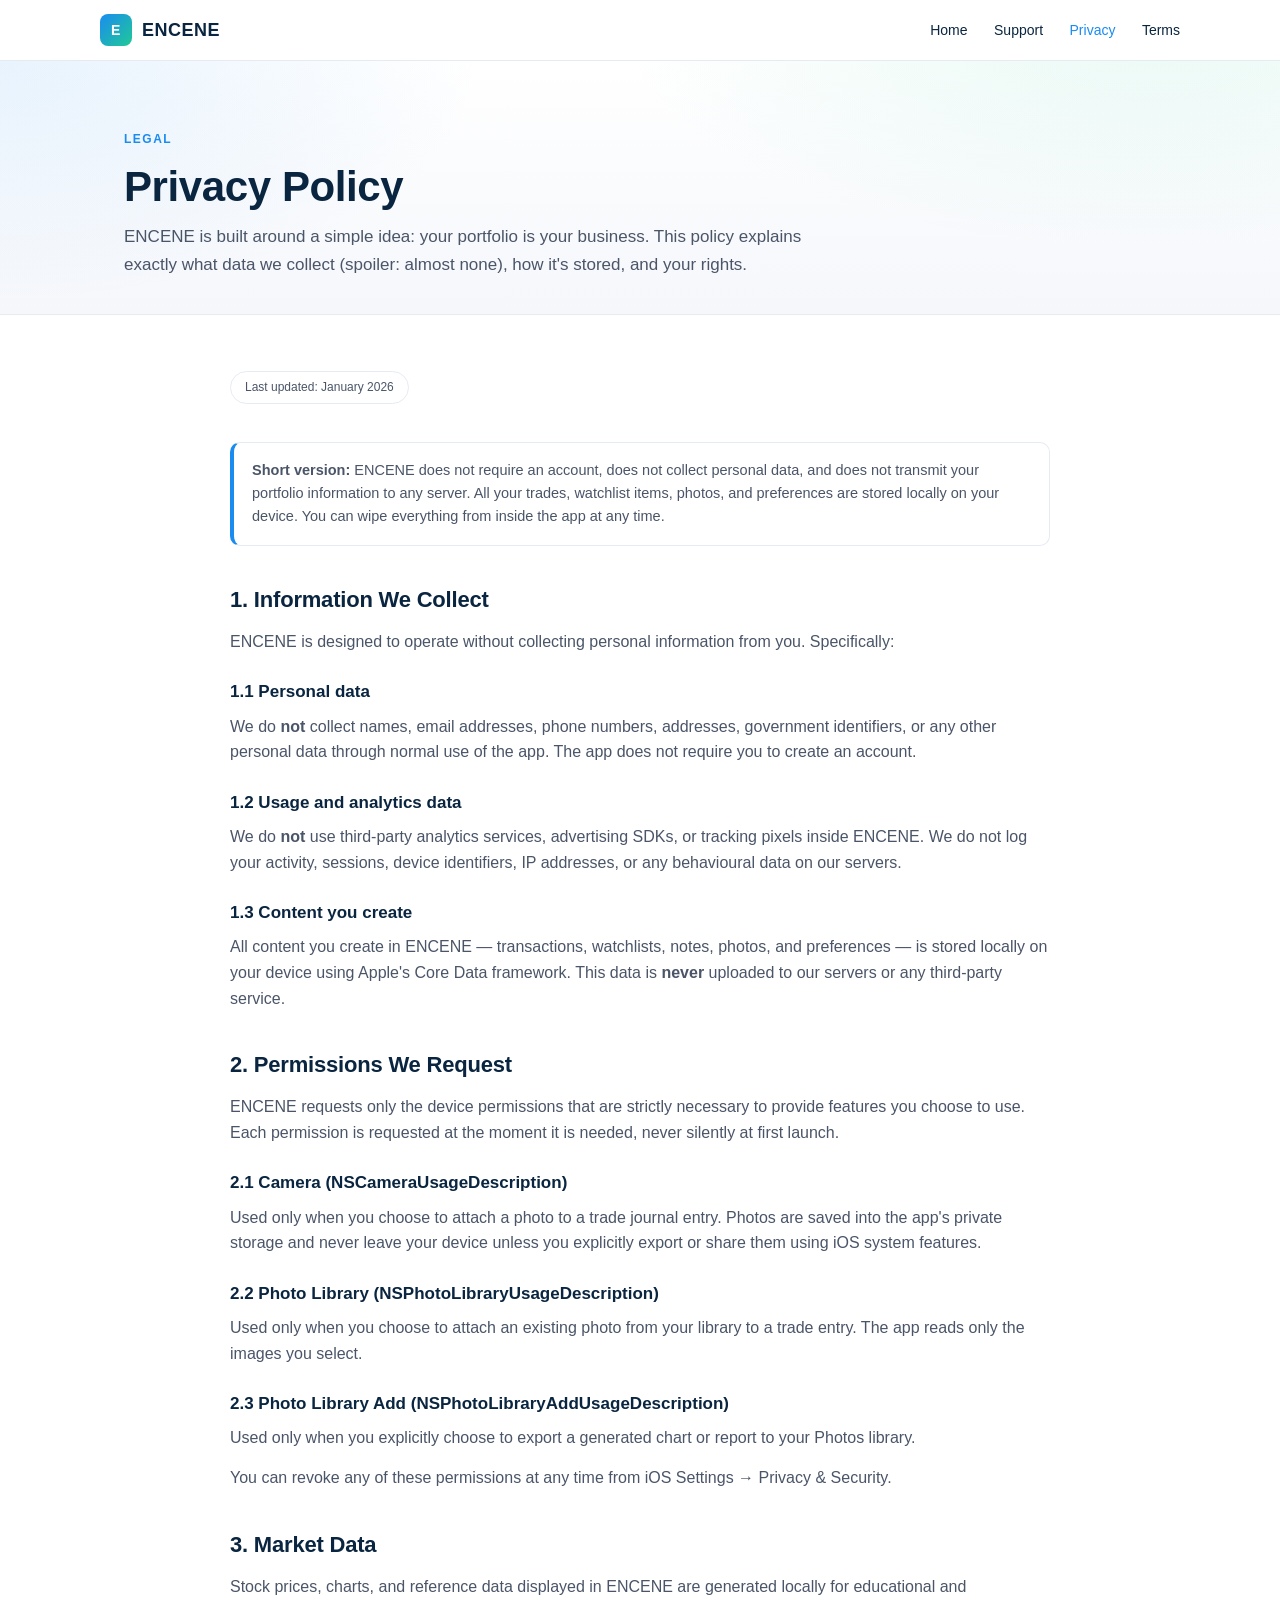
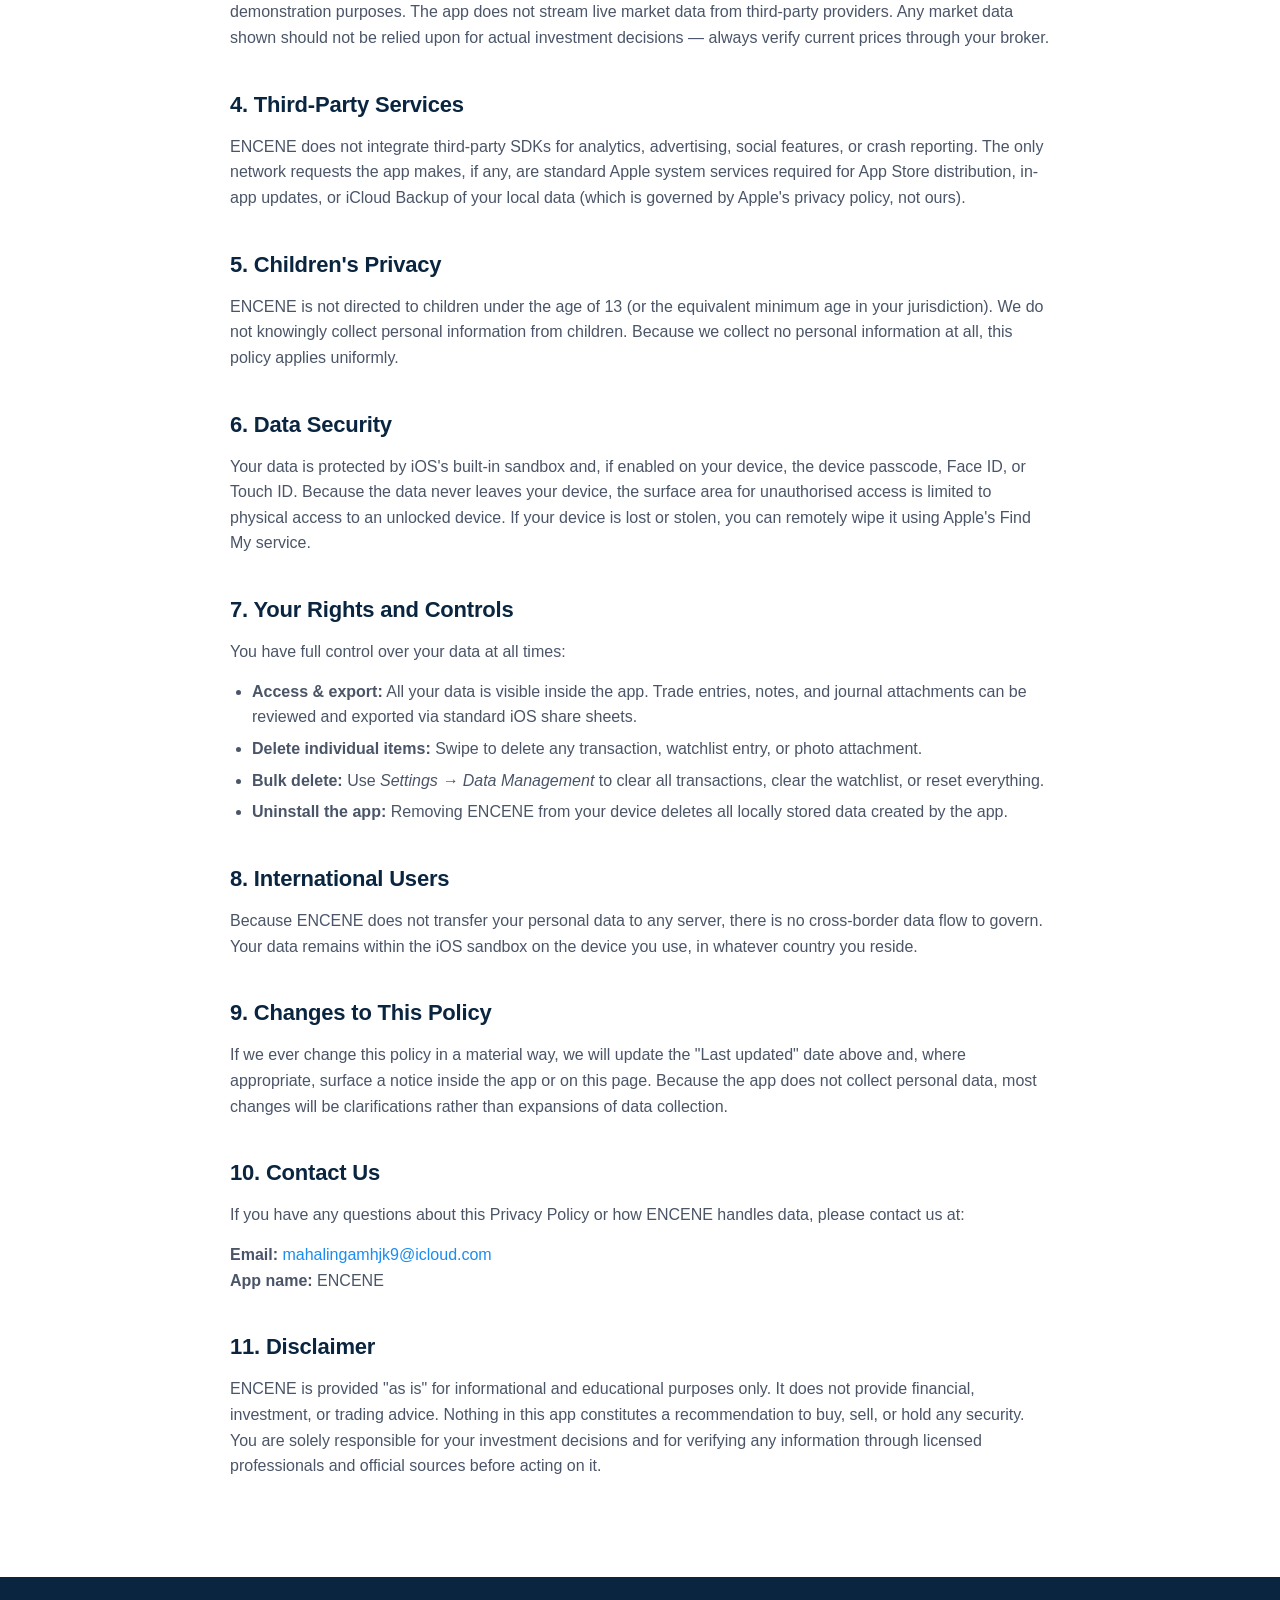
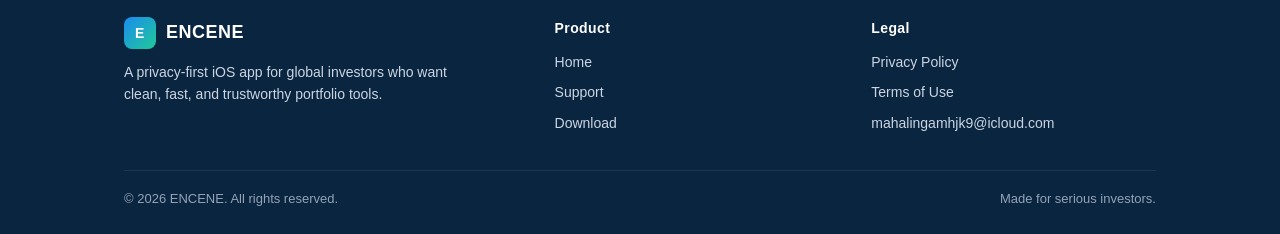
<file: privacy.html>
<!DOCTYPE html>
<html lang="en">
<head>
<meta charset="UTF-8" />
<meta name="viewport" content="width=device-width, initial-scale=1.0" />
<title>Privacy Policy — ENCENE</title>
<meta name="description" content="Privacy Policy for ENCENE (formerly JdyStock Pro). We collect nothing. Your portfolio stays on your device." />
<meta name="theme-color" content="#0a2540" />
<link rel="stylesheet" href="styles.css" />
</head>
<body>

<header class="site-header">
  <div class="container nav">
    <a class="brand" href="index.html" aria-label="ENCENE home">
      <span class="brand-mark">E</span>
      <span>ENCENE</span>
    </a>
    <nav class="links">
      <a href="index.html">Home</a>
      <a href="support.html">Support</a>
      <a class="active" href="privacy.html">Privacy</a>
      <a href="terms.html">Terms</a>
    </nav>
  </div>
</header>

<section class="page-hero">
  <div class="container">
    <span class="eyebrow">Legal</span>
    <h1>Privacy Policy</h1>
    <p class="lead">ENCENE is built around a simple idea: your portfolio is your business. This policy explains exactly what data we collect (spoiler: almost none), how it's stored, and your rights.</p>
  </div>
</section>

<section class="content">
  <div class="container">
    <div class="prose">
      <p class="updated">Last updated: January 2026</p>

      <div class="callout">
        <strong>Short version:</strong> ENCENE does not require an account, does not collect personal data, and does not transmit your portfolio information to any server. All your trades, watchlist items, photos, and preferences are stored locally on your device. You can wipe everything from inside the app at any time.
      </div>

      <h2>1. Information We Collect</h2>
      <p>ENCENE is designed to operate without collecting personal information from you. Specifically:</p>
      <h3>1.1 Personal data</h3>
      <p>We do <strong>not</strong> collect names, email addresses, phone numbers, addresses, government identifiers, or any other personal data through normal use of the app. The app does not require you to create an account.</p>
      <h3>1.2 Usage and analytics data</h3>
      <p>We do <strong>not</strong> use third-party analytics services, advertising SDKs, or tracking pixels inside ENCENE. We do not log your activity, sessions, device identifiers, IP addresses, or any behavioural data on our servers.</p>
      <h3>1.3 Content you create</h3>
      <p>All content you create in ENCENE — transactions, watchlists, notes, photos, and preferences — is stored locally on your device using Apple's Core Data framework. This data is <strong>never</strong> uploaded to our servers or any third-party service.</p>

      <h2>2. Permissions We Request</h2>
      <p>ENCENE requests only the device permissions that are strictly necessary to provide features you choose to use. Each permission is requested at the moment it is needed, never silently at first launch.</p>
      <h3>2.1 Camera (NSCameraUsageDescription)</h3>
      <p>Used only when you choose to attach a photo to a trade journal entry. Photos are saved into the app's private storage and never leave your device unless you explicitly export or share them using iOS system features.</p>
      <h3>2.2 Photo Library (NSPhotoLibraryUsageDescription)</h3>
      <p>Used only when you choose to attach an existing photo from your library to a trade entry. The app reads only the images you select.</p>
      <h3>2.3 Photo Library Add (NSPhotoLibraryAddUsageDescription)</h3>
      <p>Used only when you explicitly choose to export a generated chart or report to your Photos library.</p>
      <p>You can revoke any of these permissions at any time from iOS Settings &rarr; Privacy &amp; Security.</p>

      <h2>3. Market Data</h2>
      <p>Stock prices, charts, and reference data displayed in ENCENE are generated locally for educational and demonstration purposes. The app does not stream live market data from third-party providers. Any market data shown should not be relied upon for actual investment decisions — always verify current prices through your broker.</p>

      <h2>4. Third-Party Services</h2>
      <p>ENCENE does not integrate third-party SDKs for analytics, advertising, social features, or crash reporting. The only network requests the app makes, if any, are standard Apple system services required for App Store distribution, in-app updates, or iCloud Backup of your local data (which is governed by Apple's privacy policy, not ours).</p>

      <h2>5. Children's Privacy</h2>
      <p>ENCENE is not directed to children under the age of 13 (or the equivalent minimum age in your jurisdiction). We do not knowingly collect personal information from children. Because we collect no personal information at all, this policy applies uniformly.</p>

      <h2>6. Data Security</h2>
      <p>Your data is protected by iOS's built-in sandbox and, if enabled on your device, the device passcode, Face ID, or Touch ID. Because the data never leaves your device, the surface area for unauthorised access is limited to physical access to an unlocked device. If your device is lost or stolen, you can remotely wipe it using Apple's Find My service.</p>

      <h2>7. Your Rights and Controls</h2>
      <p>You have full control over your data at all times:</p>
      <ul>
        <li><strong>Access &amp; export:</strong> All your data is visible inside the app. Trade entries, notes, and journal attachments can be reviewed and exported via standard iOS share sheets.</li>
        <li><strong>Delete individual items:</strong> Swipe to delete any transaction, watchlist entry, or photo attachment.</li>
        <li><strong>Bulk delete:</strong> Use <em>Settings &rarr; Data Management</em> to clear all transactions, clear the watchlist, or reset everything.</li>
        <li><strong>Uninstall the app:</strong> Removing ENCENE from your device deletes all locally stored data created by the app.</li>
      </ul>

      <h2>8. International Users</h2>
      <p>Because ENCENE does not transfer your personal data to any server, there is no cross-border data flow to govern. Your data remains within the iOS sandbox on the device you use, in whatever country you reside.</p>

      <h2>9. Changes to This Policy</h2>
      <p>If we ever change this policy in a material way, we will update the "Last updated" date above and, where appropriate, surface a notice inside the app or on this page. Because the app does not collect personal data, most changes will be clarifications rather than expansions of data collection.</p>

      <h2>10. Contact Us</h2>
      <p>If you have any questions about this Privacy Policy or how ENCENE handles data, please contact us at:</p>
      <p>
        <strong>Email:</strong> <a href="mailto:mahalingamhjk9@icloud.com">mahalingamhjk9@icloud.com</a><br/>
        <strong>App name:</strong> ENCENE
      </p>

      <h2>11. Disclaimer</h2>
      <p>ENCENE is provided "as is" for informational and educational purposes only. It does not provide financial, investment, or trading advice. Nothing in this app constitutes a recommendation to buy, sell, or hold any security. You are solely responsible for your investment decisions and for verifying any information through licensed professionals and official sources before acting on it.</p>
    </div>
  </div>
</section>

<footer>
  <div class="container">
    <div class="foot-grid">
      <div>
        <a class="brand" href="index.html" style="color:white;">
          <span class="brand-mark">E</span>
          <span>ENCENE</span>
        </a>
        <p style="margin-top:12px; max-width:340px; font-size:14px;">A privacy-first iOS app for global investors who want clean, fast, and trustworthy portfolio tools.</p>
      </div>
      <div>
        <h4>Product</h4>
        <ul>
          <li><a href="index.html">Home</a></li>
          <li><a href="support.html">Support</a></li>
          <li><a href="https://apps.apple.com" target="_blank" rel="noopener">Download</a></li>
        </ul>
      </div>
      <div>
        <h4>Legal</h4>
        <ul>
          <li><a href="privacy.html">Privacy Policy</a></li>
          <li><a href="terms.html">Terms of Use</a></li>
          <li><a href="mailto:mahalingamhjk9@icloud.com">mahalingamhjk9@icloud.com</a></li>
        </ul>
      </div>
    </div>
    <div class="copyright">
      <span>© 2026 ENCENE. All rights reserved.</span>
      <span>Made for serious investors.</span>
    </div>
  </div>
</footer>

</body>
</html>
</file>
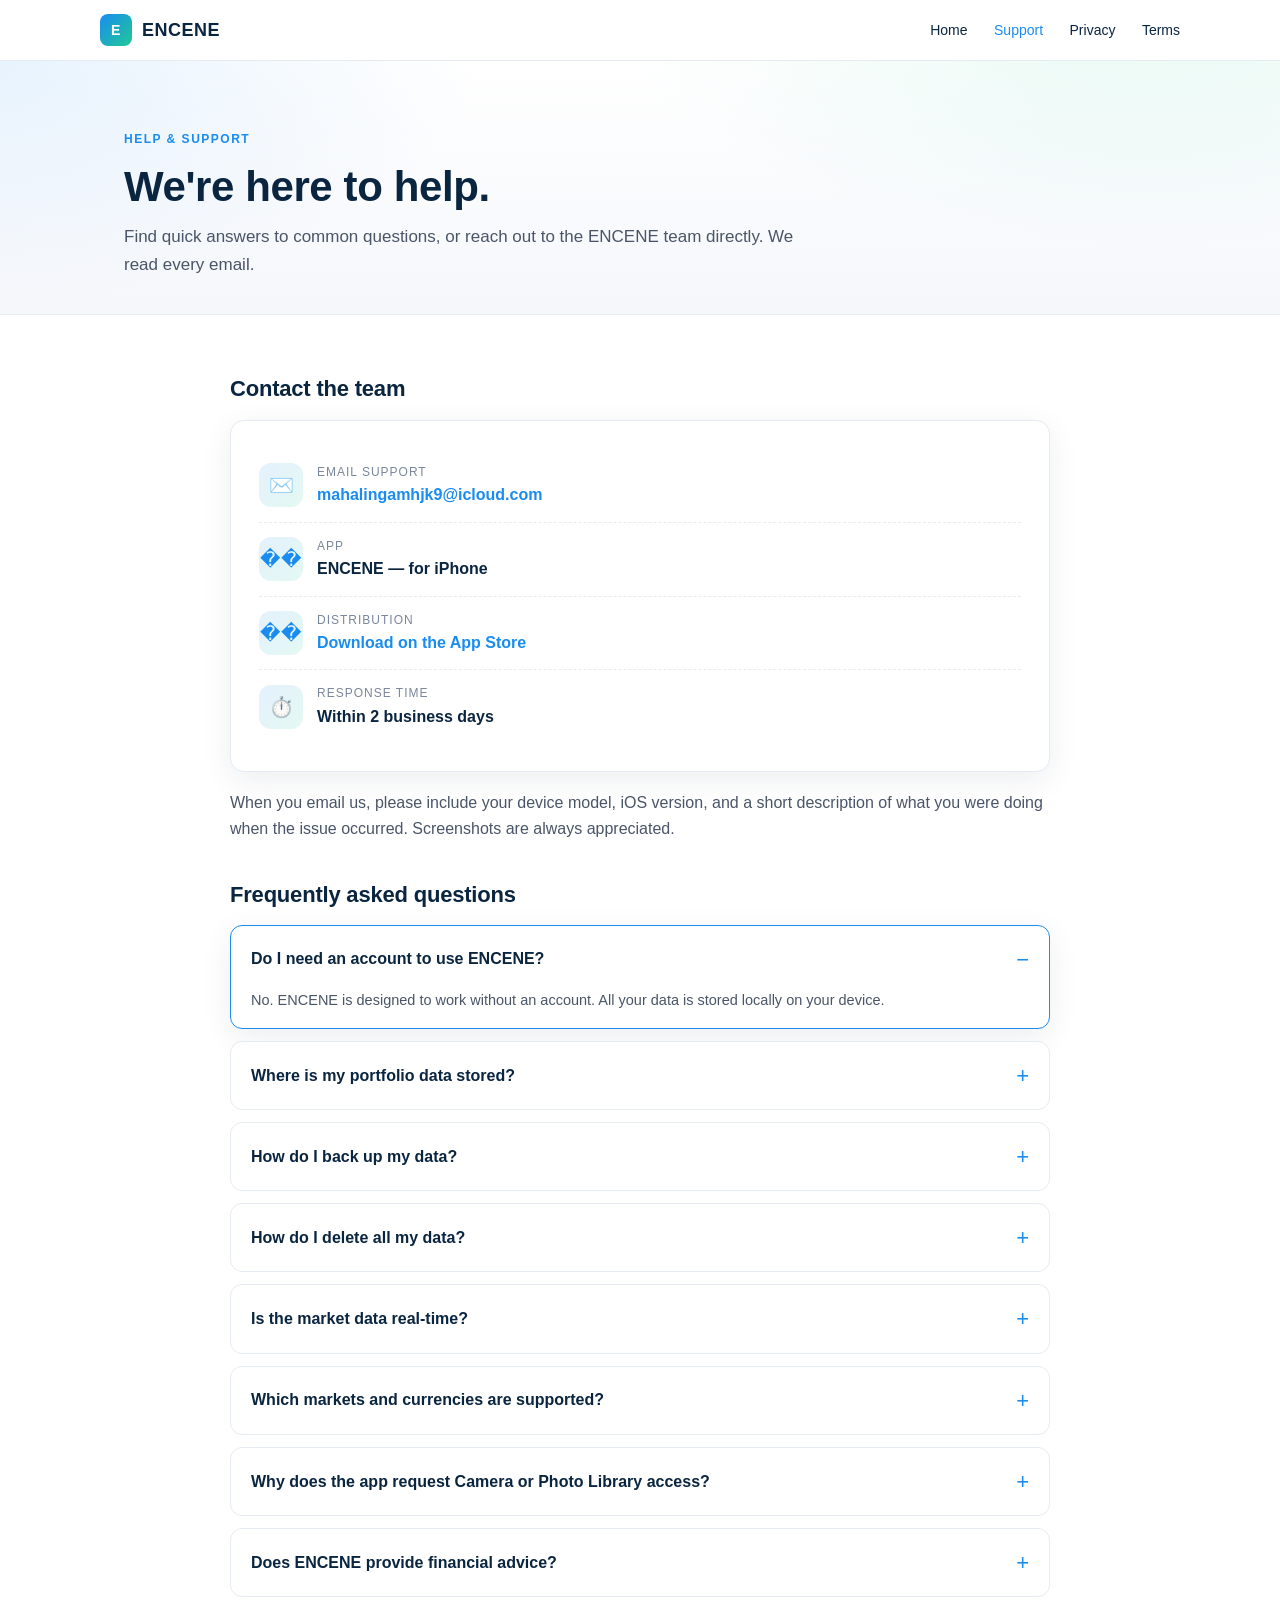
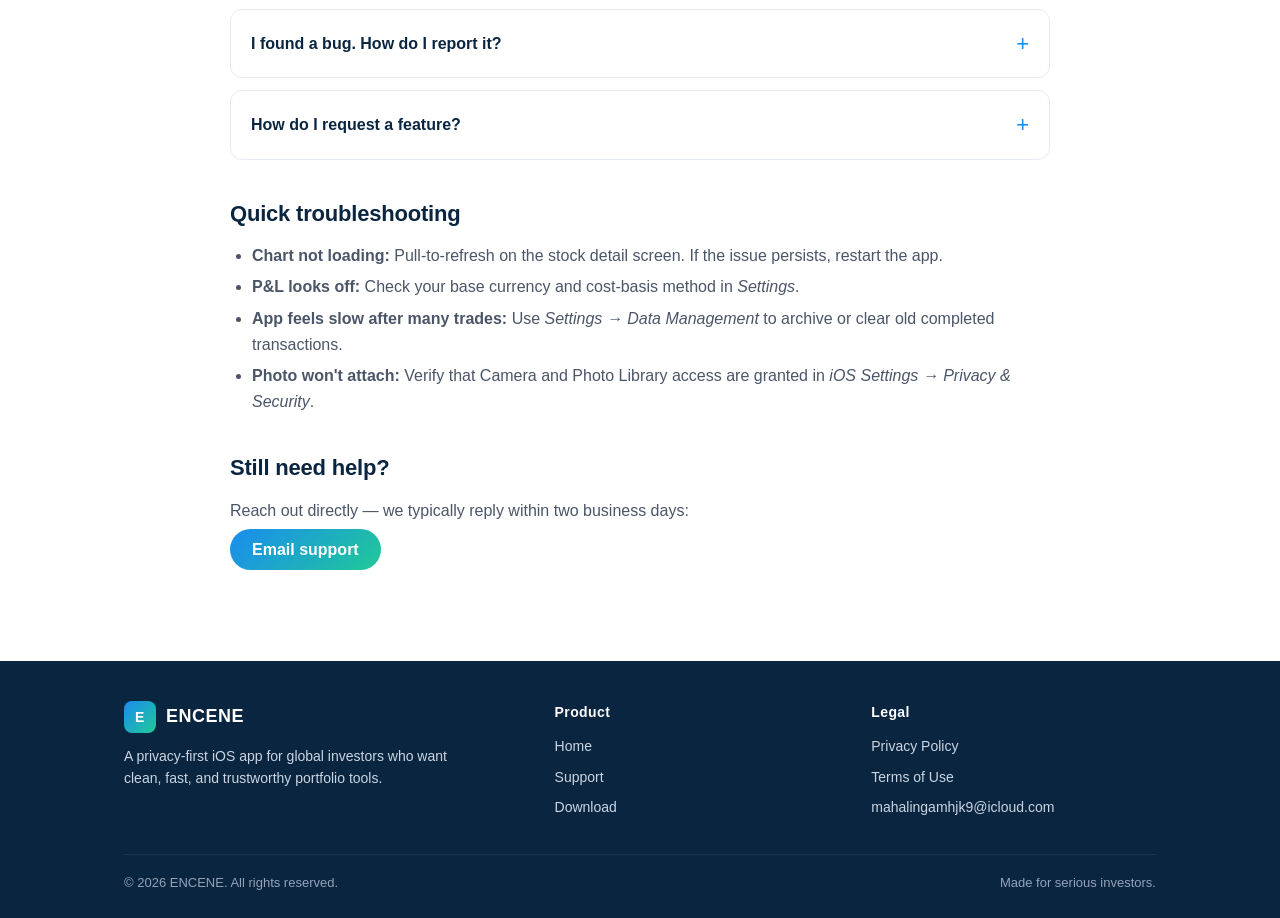
<file: support.html>
<!DOCTYPE html>
<html lang="en">
<head>
<meta charset="UTF-8" />
<meta name="viewport" content="width=device-width, initial-scale=1.0" />
<title>Support — ENCENE</title>
<meta name="description" content="Support and FAQ for ENCENE — formerly JdyStock Pro. Get help with portfolios, trade journals, watchlists, settings, and more." />
<meta name="theme-color" content="#0a2540" />
<link rel="stylesheet" href="styles.css" />
</head>
<body>

<header class="site-header">
  <div class="container nav">
    <a class="brand" href="index.html" aria-label="ENCENE home">
      <span class="brand-mark">E</span>
      <span>ENCENE</span>
    </a>
    <nav class="links">
      <a href="index.html">Home</a>
      <a class="active" href="support.html">Support</a>
      <a href="privacy.html">Privacy</a>
      <a href="terms.html">Terms</a>
    </nav>
  </div>
</header>

<section class="page-hero">
  <div class="container">
    <span class="eyebrow">Help &amp; Support</span>
    <h1>We're here to help.</h1>
    <p class="lead">Find quick answers to common questions, or reach out to the ENCENE team directly. We read every email.</p>
  </div>
</section>

<section class="content">
  <div class="container">
    <div class="prose">

      <h2>Contact the team</h2>
      <div class="contact-card" style="margin-top:14px;">
        <div class="row">
          <div class="ico">✉️</div>
          <div>
            <div class="label">Email support</div>
            <div class="value"><a href="mailto:mahalingamhjk9@icloud.com">mahalingamhjk9@icloud.com</a></div>
          </div>
        </div>
        <div class="row">
          <div class="ico">��</div>
          <div>
            <div class="label">App</div>
            <div class="value">ENCENE — for iPhone</div>
          </div>
        </div>
        <div class="row">
          <div class="ico">��</div>
          <div>
            <div class="label">Distribution</div>
            <div class="value"><a href="https://apps.apple.com" target="_blank" rel="noopener">Download on the App Store</a></div>
          </div>
        </div>
        <div class="row">
          <div class="ico">⏱️</div>
          <div>
            <div class="label">Response time</div>
            <div class="value">Within 2 business days</div>
          </div>
        </div>
      </div>

      <p style="margin-top:18px;">When you email us, please include your device model, iOS version, and a short description of what you were doing when the issue occurred. Screenshots are always appreciated.</p>

      <h2>Frequently asked questions</h2>
      <div class="faq">

        <details open>
          <summary>Do I need an account to use ENCENE?</summary>
          <p>No. ENCENE is designed to work without an account. All your data is stored locally on your device.</p>
        </details>

        <details>
          <summary>Where is my portfolio data stored?</summary>
          <p>Your transactions, watchlist, notes, and preferences are stored locally in the app's sandbox on your device. If you have iCloud Backup enabled, an encrypted backup copy may be stored in your personal iCloud account — but it is governed by Apple's privacy policy, not ours, and we cannot access it.</p>
        </details>

        <details>
          <summary>How do I back up my data?</summary>
          <p>Your data is automatically included in your standard iOS device backup (iCloud or iTunes/Finder), provided those backups are enabled in iOS Settings. To export an individual trade entry, open it and use the iOS share sheet.</p>
        </details>

        <details>
          <summary>How do I delete all my data?</summary>
          <p>Open <em>Settings &rarr; Data Management</em> inside the app. You can clear all transactions, clear the watchlist, or perform a full reset. You can also simply delete the app from your device, which removes all app-stored data.</p>
        </details>

        <details>
          <summary>Is the market data real-time?</summary>
          <p>No. Stock prices, charts, and reference data shown in ENCENE are generated locally for educational and demonstration purposes. They do not reflect real-time prices. Always verify current prices through your broker before trading.</p>
        </details>

        <details>
          <summary>Which markets and currencies are supported?</summary>
          <p>ENCENE is designed for U.S. and Hong Kong equity markets. You can display values in 8 base currencies: USD, HKD, CNY, EUR, GBP, JPY, SGD, and AUD.</p>
        </details>

        <details>
          <summary>Why does the app request Camera or Photo Library access?</summary>
          <p>Only when you choose to attach a photo to a trade journal entry. The app will prompt you for the specific permission at that moment. You can deny it and still use every other feature.</p>
        </details>

        <details>
          <summary>Does ENCENE provide financial advice?</summary>
          <p>No. ENCENE is a tracking and journaling tool. It does not provide investment, financial, legal, or tax advice. All investment decisions are your own responsibility.</p>
        </details>

        <details>
          <summary>I found a bug. How do I report it?</summary>
          <p>Please email <a href="mailto:mahalingamhjk9@icloud.com">mahalingamhjk9@icloud.com</a> with a description, your device model, and your iOS version. Screenshots or screen recordings help us fix issues faster.</p>
        </details>

        <details>
          <summary>How do I request a feature?</summary>
          <p>We love hearing from users. Send feature requests to <a href="mailto:mahalingamhjk9@icloud.com">mahalingamhjk9@icloud.com</a> with the subject line "Feature request". We read every message.</p>
        </details>

      </div>

      <h2>Quick troubleshooting</h2>
      <ul>
        <li><strong>Chart not loading:</strong> Pull-to-refresh on the stock detail screen. If the issue persists, restart the app.</li>
        <li><strong>P&amp;L looks off:</strong> Check your base currency and cost-basis method in <em>Settings</em>.</li>
        <li><strong>App feels slow after many trades:</strong> Use <em>Settings &rarr; Data Management</em> to archive or clear old completed transactions.</li>
        <li><strong>Photo won't attach:</strong> Verify that Camera and Photo Library access are granted in <em>iOS Settings &rarr; Privacy &amp; Security</em>.</li>
      </ul>

      <h2>Still need help?</h2>
      <p>Reach out directly — we typically reply within two business days:</p>
      <p><a class="btn" style="background:linear-gradient(135deg,#1a8cf0,#20c997);color:white;padding:12px 22px;border-radius:999px;font-weight:600;" href="mailto:mahalingamhjk9@icloud.com">Email support</a></p>

    </div>
  </div>
</section>

<footer>
  <div class="container">
    <div class="foot-grid">
      <div>
        <a class="brand" href="index.html" style="color:white;">
          <span class="brand-mark">E</span>
          <span>ENCENE</span>
        </a>
        <p style="margin-top:12px; max-width:340px; font-size:14px;">A privacy-first iOS app for global investors who want clean, fast, and trustworthy portfolio tools.</p>
      </div>
      <div>
        <h4>Product</h4>
        <ul>
          <li><a href="index.html">Home</a></li>
          <li><a href="support.html">Support</a></li>
          <li><a href="https://apps.apple.com" target="_blank" rel="noopener">Download</a></li>
        </ul>
      </div>
      <div>
        <h4>Legal</h4>
        <ul>
          <li><a href="privacy.html">Privacy Policy</a></li>
          <li><a href="terms.html">Terms of Use</a></li>
          <li><a href="mailto:mahalingamhjk9@icloud.com">mahalingamhjk9@icloud.com</a></li>
        </ul>
      </div>
    </div>
    <div class="copyright">
      <span>© 2026 ENCENE. All rights reserved.</span>
      <span>Made for serious investors.</span>
    </div>
  </div>
</footer>

</body>
</html
</file>
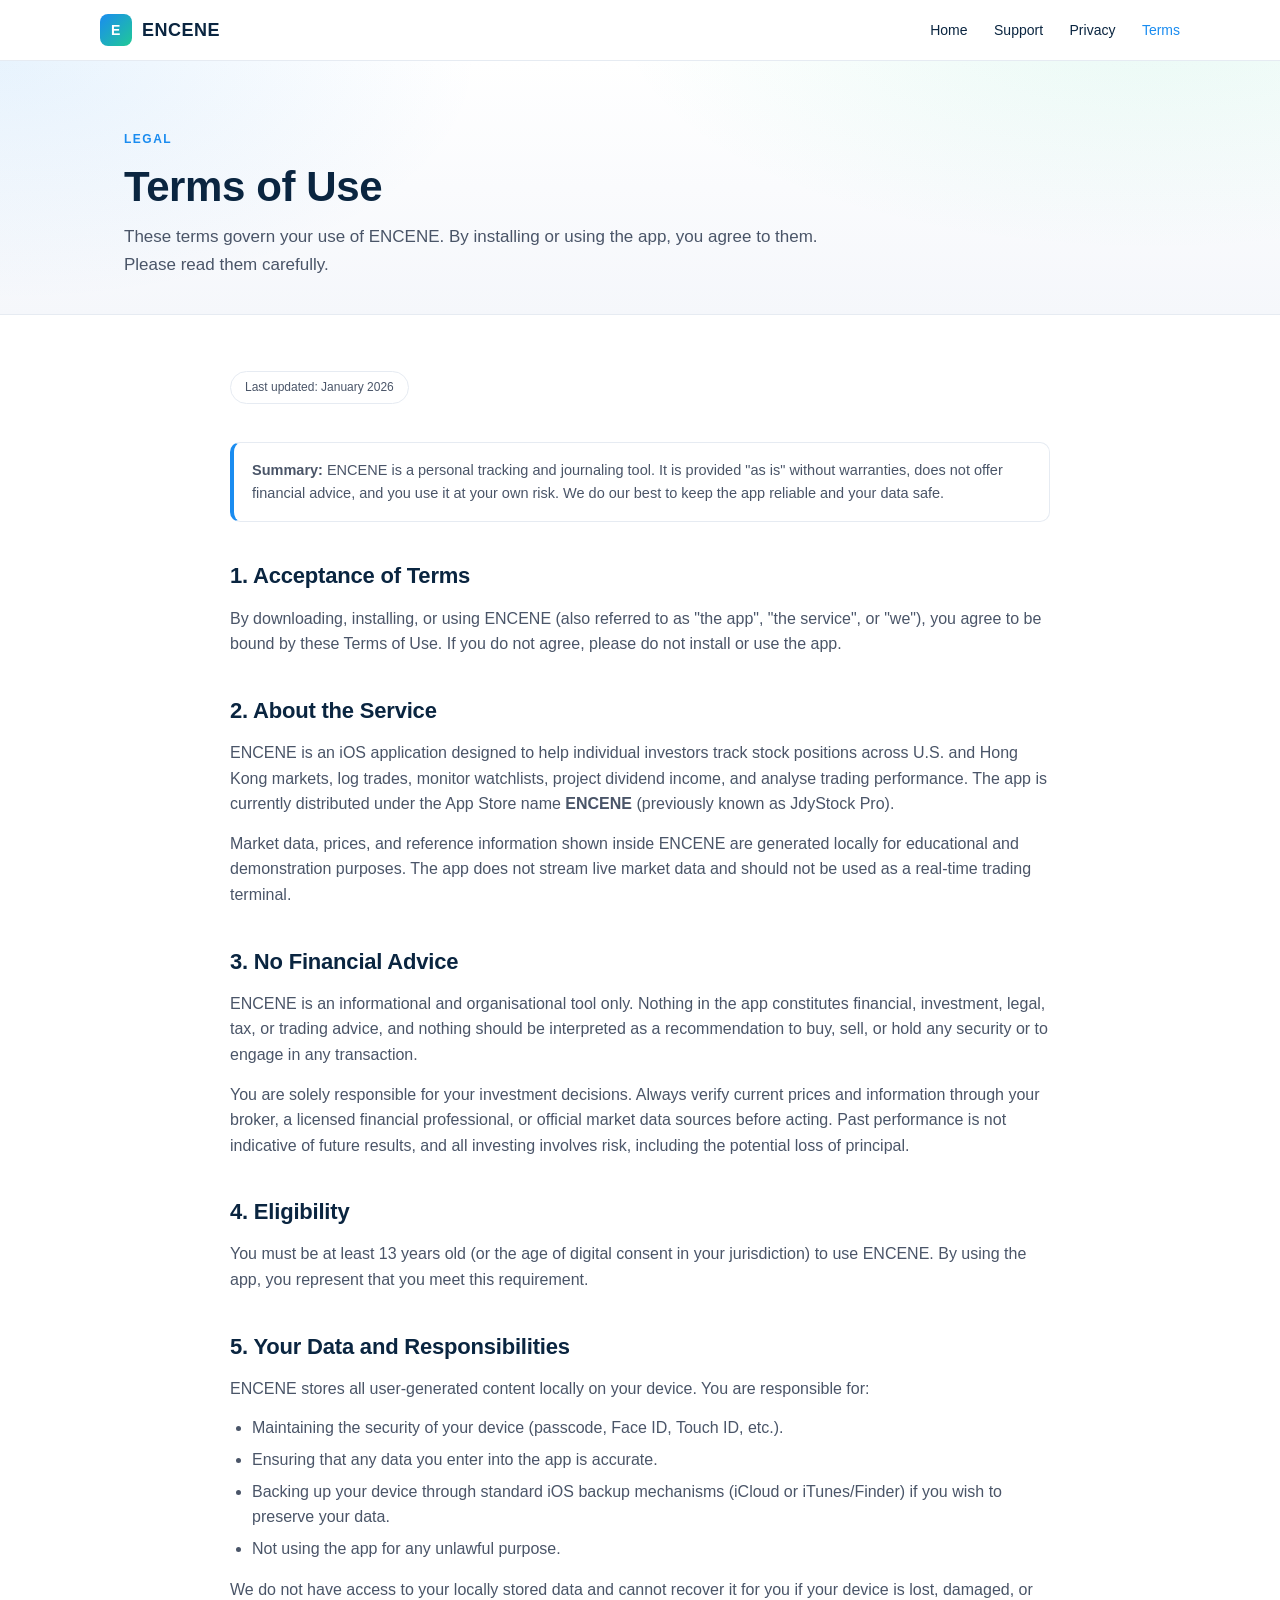
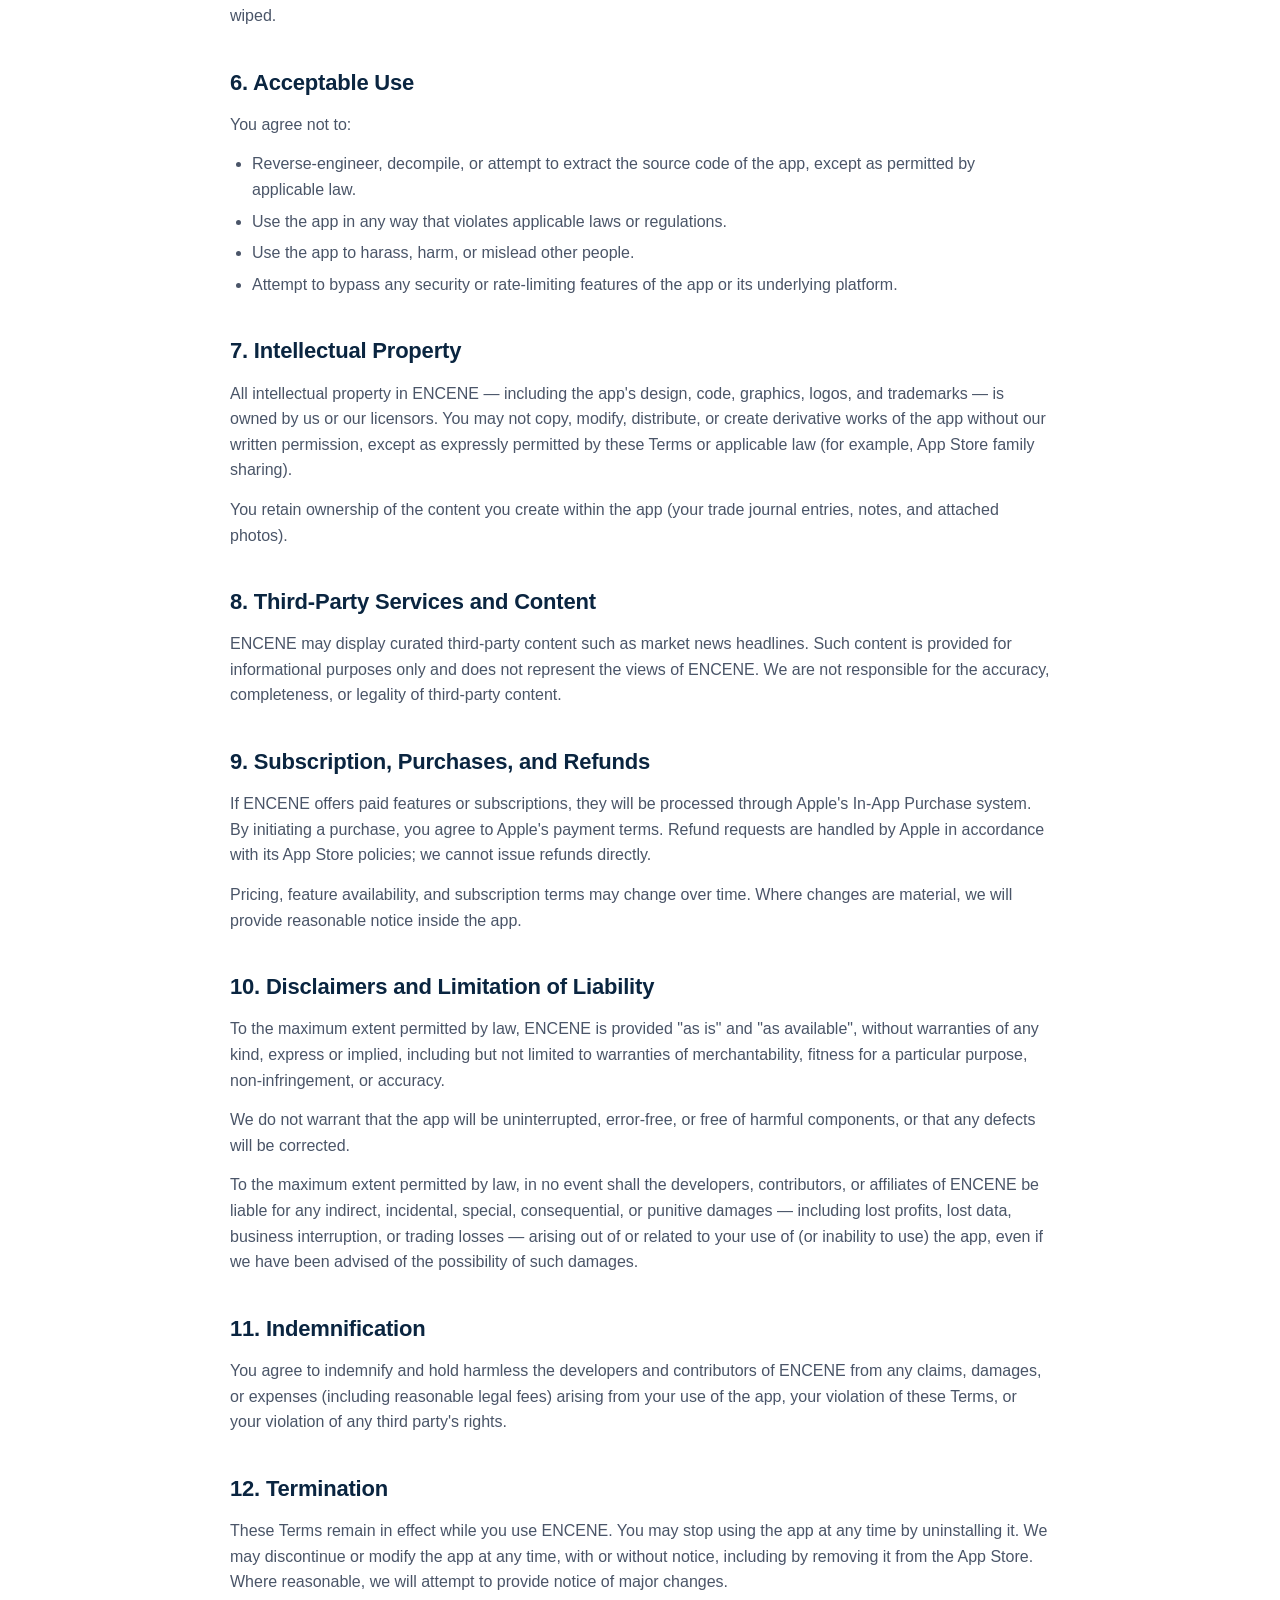
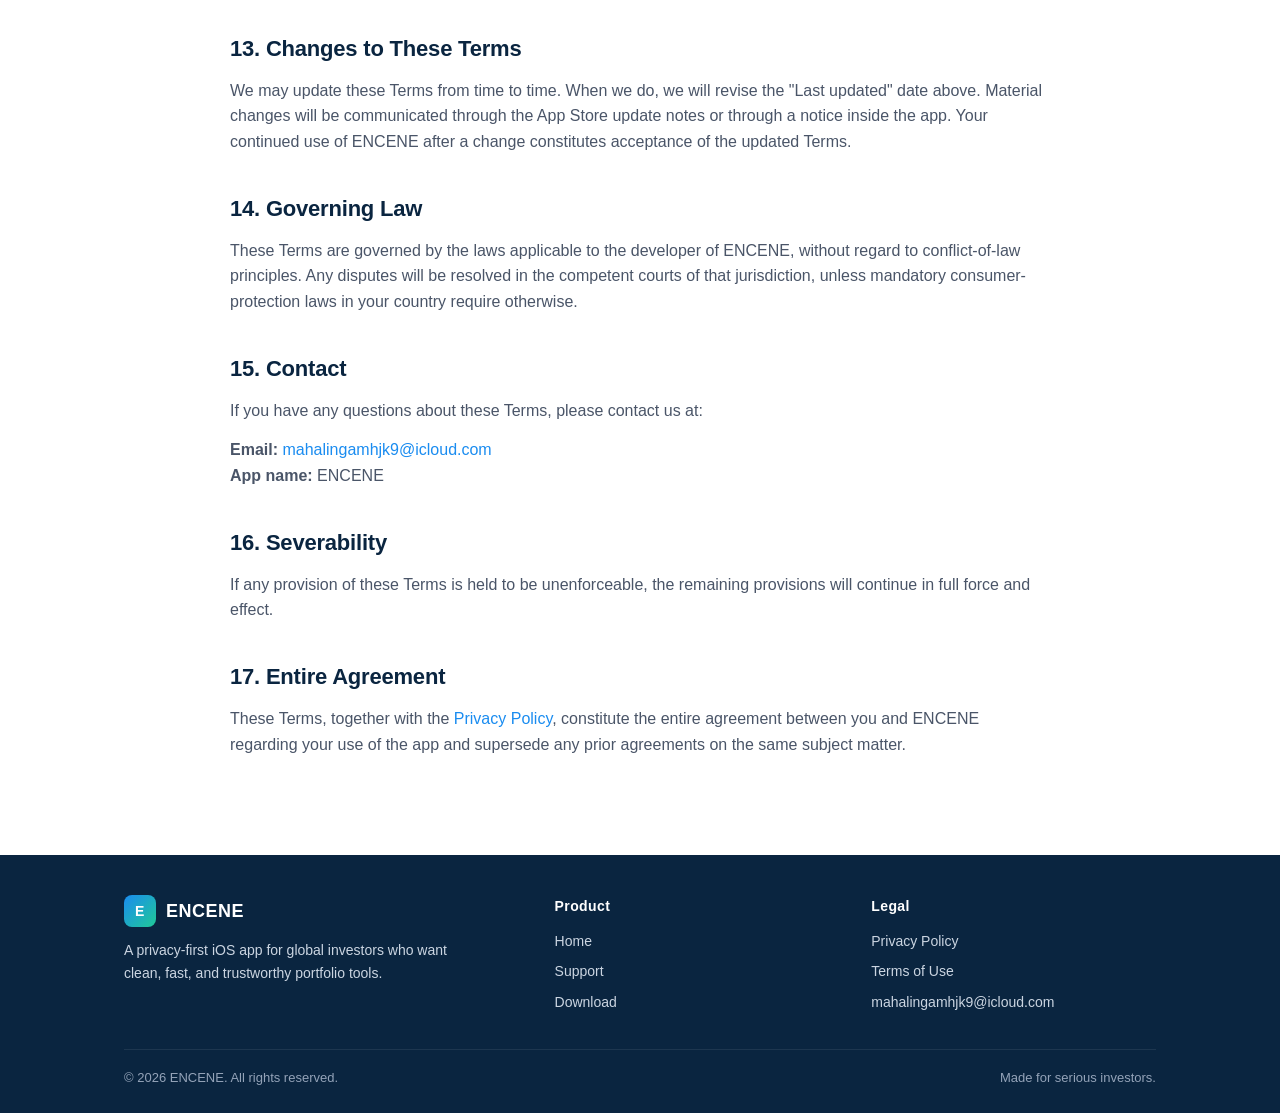
<file: terms.html>
<!DOCTYPE html>
<html lang="en">
<head>
<meta charset="UTF-8" />
<meta name="viewport" content="width=device-width, initial-scale=1.0" />
<title>Terms of Use — ENCENE</title>
<meta name="description" content="Terms of Use for ENCENE (formerly JdyStock Pro). Read the conditions under which you may use the app." />
<meta name="theme-color" content="#0a2540" />
<link rel="stylesheet" href="styles.css" />
</head>
<body>

<header class="site-header">
  <div class="container nav">
    <a class="brand" href="index.html" aria-label="ENCENE home">
      <span class="brand-mark">E</span>
      <span>ENCENE</span>
    </a>
    <nav class="links">
      <a href="index.html">Home</a>
      <a href="support.html">Support</a>
      <a href="privacy.html">Privacy</a>
      <a class="active" href="terms.html">Terms</a>
    </nav>
  </div>
</header>

<section class="page-hero">
  <div class="container">
    <span class="eyebrow">Legal</span>
    <h1>Terms of Use</h1>
    <p class="lead">These terms govern your use of ENCENE. By installing or using the app, you agree to them. Please read them carefully.</p>
  </div>
</section>

<section class="content">
  <div class="container">
    <div class="prose">
      <p class="updated">Last updated: January 2026</p>

      <div class="callout">
        <strong>Summary:</strong> ENCENE is a personal tracking and journaling tool. It is provided "as is" without warranties, does not offer financial advice, and you use it at your own risk. We do our best to keep the app reliable and your data safe.
      </div>

      <h2>1. Acceptance of Terms</h2>
      <p>By downloading, installing, or using ENCENE (also referred to as "the app", "the service", or "we"), you agree to be bound by these Terms of Use. If you do not agree, please do not install or use the app.</p>

      <h2>2. About the Service</h2>
      <p>ENCENE is an iOS application designed to help individual investors track stock positions across U.S. and Hong Kong markets, log trades, monitor watchlists, project dividend income, and analyse trading performance. The app is currently distributed under the App Store name <strong>ENCENE</strong> (previously known as JdyStock Pro).</p>
      <p>Market data, prices, and reference information shown inside ENCENE are generated locally for educational and demonstration purposes. The app does not stream live market data and should not be used as a real-time trading terminal.</p>

      <h2>3. No Financial Advice</h2>
      <p>ENCENE is an informational and organisational tool only. Nothing in the app constitutes financial, investment, legal, tax, or trading advice, and nothing should be interpreted as a recommendation to buy, sell, or hold any security or to engage in any transaction.</p>
      <p>You are solely responsible for your investment decisions. Always verify current prices and information through your broker, a licensed financial professional, or official market data sources before acting. Past performance is not indicative of future results, and all investing involves risk, including the potential loss of principal.</p>

      <h2>4. Eligibility</h2>
      <p>You must be at least 13 years old (or the age of digital consent in your jurisdiction) to use ENCENE. By using the app, you represent that you meet this requirement.</p>

      <h2>5. Your Data and Responsibilities</h2>
      <p>ENCENE stores all user-generated content locally on your device. You are responsible for:</p>
      <ul>
        <li>Maintaining the security of your device (passcode, Face ID, Touch ID, etc.).</li>
        <li>Ensuring that any data you enter into the app is accurate.</li>
        <li>Backing up your device through standard iOS backup mechanisms (iCloud or iTunes/Finder) if you wish to preserve your data.</li>
        <li>Not using the app for any unlawful purpose.</li>
      </ul>
      <p>We do not have access to your locally stored data and cannot recover it for you if your device is lost, damaged, or wiped.</p>

      <h2>6. Acceptable Use</h2>
      <p>You agree not to:</p>
      <ul>
        <li>Reverse-engineer, decompile, or attempt to extract the source code of the app, except as permitted by applicable law.</li>
        <li>Use the app in any way that violates applicable laws or regulations.</li>
        <li>Use the app to harass, harm, or mislead other people.</li>
        <li>Attempt to bypass any security or rate-limiting features of the app or its underlying platform.</li>
      </ul>

      <h2>7. Intellectual Property</h2>
      <p>All intellectual property in ENCENE — including the app's design, code, graphics, logos, and trademarks — is owned by us or our licensors. You may not copy, modify, distribute, or create derivative works of the app without our written permission, except as expressly permitted by these Terms or applicable law (for example, App Store family sharing).</p>
      <p>You retain ownership of the content you create within the app (your trade journal entries, notes, and attached photos).</p>

      <h2>8. Third-Party Services and Content</h2>
      <p>ENCENE may display curated third-party content such as market news headlines. Such content is provided for informational purposes only and does not represent the views of ENCENE. We are not responsible for the accuracy, completeness, or legality of third-party content.</p>

      <h2>9. Subscription, Purchases, and Refunds</h2>
      <p>If ENCENE offers paid features or subscriptions, they will be processed through Apple's In-App Purchase system. By initiating a purchase, you agree to Apple's payment terms. Refund requests are handled by Apple in accordance with its App Store policies; we cannot issue refunds directly.</p>
      <p>Pricing, feature availability, and subscription terms may change over time. Where changes are material, we will provide reasonable notice inside the app.</p>

      <h2>10. Disclaimers and Limitation of Liability</h2>
      <p>To the maximum extent permitted by law, ENCENE is provided "as is" and "as available", without warranties of any kind, express or implied, including but not limited to warranties of merchantability, fitness for a particular purpose, non-infringement, or accuracy.</p>
      <p>We do not warrant that the app will be uninterrupted, error-free, or free of harmful components, or that any defects will be corrected.</p>
      <p>To the maximum extent permitted by law, in no event shall the developers, contributors, or affiliates of ENCENE be liable for any indirect, incidental, special, consequential, or punitive damages — including lost profits, lost data, business interruption, or trading losses — arising out of or related to your use of (or inability to use) the app, even if we have been advised of the possibility of such damages.</p>

      <h2>11. Indemnification</h2>
      <p>You agree to indemnify and hold harmless the developers and contributors of ENCENE from any claims, damages, or expenses (including reasonable legal fees) arising from your use of the app, your violation of these Terms, or your violation of any third party's rights.</p>

      <h2>12. Termination</h2>
      <p>These Terms remain in effect while you use ENCENE. You may stop using the app at any time by uninstalling it. We may discontinue or modify the app at any time, with or without notice, including by removing it from the App Store. Where reasonable, we will attempt to provide notice of major changes.</p>

      <h2>13. Changes to These Terms</h2>
      <p>We may update these Terms from time to time. When we do, we will revise the "Last updated" date above. Material changes will be communicated through the App Store update notes or through a notice inside the app. Your continued use of ENCENE after a change constitutes acceptance of the updated Terms.</p>

      <h2>14. Governing Law</h2>
      <p>These Terms are governed by the laws applicable to the developer of ENCENE, without regard to conflict-of-law principles. Any disputes will be resolved in the competent courts of that jurisdiction, unless mandatory consumer-protection laws in your country require otherwise.</p>

      <h2>15. Contact</h2>
      <p>If you have any questions about these Terms, please contact us at:</p>
      <p>
        <strong>Email:</strong> <a href="mailto:mahalingamhjk9@icloud.com">mahalingamhjk9@icloud.com</a><br/>
        <strong>App name:</strong> ENCENE
      </p>

      <h2>16. Severability</h2>
      <p>If any provision of these Terms is held to be unenforceable, the remaining provisions will continue in full force and effect.</p>

      <h2>17. Entire Agreement</h2>
      <p>These Terms, together with the <a href="privacy.html">Privacy Policy</a>, constitute the entire agreement between you and ENCENE regarding your use of the app and supersede any prior agreements on the same subject matter.</p>

    </div>
  </div>
</section>

<footer>
  <div class="container">
    <div class="foot-grid">
      <div>
        <a class="brand" href="index.html" style="color:white;">
          <span class="brand-mark">E</span>
          <span>ENCENE</span>
        </a>
        <p style="margin-top:12px; max-width:340px; font-size:14px;">A privacy-first iOS app for global investors who want clean, fast, and trustworthy portfolio tools.</p>
      </div>
      <div>
        <h4>Product</h4>
        <ul>
          <li><a href="index.html">Home</a></li>
          <li><a href="support.html">Support</a></li>
          <li><a href="https://apps.apple.com" target="_blank" rel="noopener">Download</a></li>
        </ul>
      </div>
      <div>
        <h4>Legal</h4>
        <ul>
          <li><a href="privacy.html">Privacy Policy</a></li>
          <li><a href="terms.html">Terms of Use</a></li>
          <li><a href="mailto:mahalingamhjk9@icloud.com">mahalingamhjk9@icloud.com</a></li>
        </ul>
      </div>
    </div>
    <div class="copyright">
      <span>© 2026 ENCENE. All rights reserved.</span>
      <span>Made for serious investors.</span>
    </div>
  </div>
</footer>

</body>
</html>
</file>
<file: styles.css>
/* ENCENE shared stylesheet */
*, *::before, *::after { box-sizing: border-box; }
:root {
  --bg: #ffffff;
  --bg-alt: #f5f7fb;
  --bg-dark: #0a2540;
  --text: #0a2540;
  --text-soft: #4a5568;
  --muted: #7a869a;
  --accent: #1a8cf0;
  --accent-2: #20c997;
  --border: #e6ebf2;
  --shadow: 0 8px 30px rgba(10, 37, 64, 0.08);
  --radius: 14px;
  --maxw: 1080px;
}
html, body { margin: 0; padding: 0; }
body {
  font-family: -apple-system, BlinkMacSystemFont, "Segoe UI", Roboto, Helvetica, Arial, sans-serif;
  color: var(--text);
  background: var(--bg);
  line-height: 1.6;
  -webkit-font-smoothing: antialiased;
}
a { color: var(--accent); text-decoration: none; }
a:hover { text-decoration: underline; }
.container {
  max-width: var(--maxw);
  margin: 0 auto;
  padding: 0 24px;
}
/* Nav */
header.site-header {
  position: sticky;
  top: 0;
  z-index: 50;
  background: rgba(255,255,255,0.85);
  backdrop-filter: saturate(180%) blur(12px);
  -webkit-backdrop-filter: saturate(180%) blur(12px);
  border-bottom: 1px solid var(--border);
}
.nav {
  display: flex;
  align-items: center;
  justify-content: space-between;
  padding: 14px 0;
}
.brand {
  display: flex;
  align-items: center;
  gap: 10px;
  font-weight: 700;
  font-size: 18px;
  color: var(--text);
  letter-spacing: 0.5px;
}
.brand-mark {
  width: 32px; height: 32px;
  border-radius: 8px;
  background: linear-gradient(135deg, var(--accent), var(--accent-2));
  display: flex; align-items: center; justify-content: center;
  color: white; font-weight: 800; font-size: 14px;
}
nav.links a {
  color: var(--text);
  margin-left: 22px;
  font-size: 14px;
  font-weight: 500;
}
nav.links a:hover { color: var(--accent); text-decoration: none; }
nav.links a.active { color: var(--accent); }
/* Page hero */
.page-hero {
  padding: 64px 0 36px;
  background: radial-gradient(900px 400px at 90% -20%, rgba(32,201,151,0.10), transparent 60%),
              radial-gradient(800px 400px at 0% 0%, rgba(26,140,240,0.10), transparent 60%),
              linear-gradient(180deg, #ffffff 0%, var(--bg-alt) 100%);
  border-bottom: 1px solid var(--border);
}
.page-hero h1 {
  margin: 0 0 12px;
  font-size: clamp(30px, 4.5vw, 42px);
  line-height: 1.15;
  font-weight: 800;
  letter-spacing: -0.4px;
}
.page-hero p.lead {
  margin: 0;
  color: var(--text-soft);
  font-size: 17px;
  max-width: 700px;
}
.eyebrow {
  display: inline-block;
  font-size: 12px;
  font-weight: 700;
  letter-spacing: 1.5px;
  color: var(--accent);
  text-transform: uppercase;
  margin-bottom: 14px;
}
/* Content */
section.content {
  padding: 56px 0 24px;
}
.prose {
  max-width: 820px;
  margin: 0 auto;
  font-size: 16px;
  color: var(--text-soft);
}
.prose h2 {
  color: var(--text);
  font-size: 22px;
  margin: 36px 0 12px;
  font-weight: 700;
  letter-spacing: -0.2px;
}
.prose h2:first-child { margin-top: 0; }
.prose h3 {
  color: var(--text);
  font-size: 17px;
  margin: 24px 0 8px;
  font-weight: 700;
}
.prose p { margin: 0 0 14px; }
.prose ul, .prose ol { padding-left: 22px; margin: 0 0 16px; }
.prose li { margin-bottom: 6px; }
.prose .updated {
  display: inline-block;
  background: white;
  border: 1px solid var(--border);
  border-radius: 999px;
  padding: 6px 14px;
  font-size: 12px;
  color: var(--text-soft);
  margin-bottom: 18px;
}
.callout {
  background: white;
  border: 1px solid var(--border);
  border-left: 4px solid var(--accent);
  border-radius: 10px;
  padding: 16px 18px;
  margin: 20px 0;
  font-size: 14.5px;
  color: var(--text-soft);
}
/* Contact */
.contact-card {
  background: white;
  border: 1px solid var(--border);
  border-radius: var(--radius);
  padding: 28px;
  box-shadow: var(--shadow);
}
.contact-card .row {
  display: flex; align-items: center; gap: 14px;
  padding: 14px 0;
  border-bottom: 1px dashed var(--border);
}
.contact-card .row:last-child { border-bottom: 0; }
.contact-card .ico {
  width: 44px; height: 44px;
  border-radius: 12px;
  display: flex; align-items: center; justify-content: center;
  background: linear-gradient(135deg, rgba(26,140,240,0.12), rgba(32,201,151,0.12));
  font-size: 20px;
  color: var(--accent);
}
.contact-card .label {
  font-size: 12px;
  color: var(--muted);
  letter-spacing: 1px;
  text-transform: uppercase;
}
.contact-card .value { font-size: 16px; font-weight: 600; color: var(--text); }
/* FAQ */
.faq {
  display: grid;
  gap: 12px;
}
.faq details {
  background: white;
  border: 1px solid var(--border);
  border-radius: 12px;
  padding: 16px 20px;
  transition: box-shadow .15s ease;
}
.faq details[open] { box-shadow: var(--shadow); border-color: var(--accent); }
.faq summary {
  cursor: pointer;
  font-weight: 600;
  color: var(--text);
  list-style: none;
  display: flex; justify-content: space-between; align-items: center;
  gap: 12px;
}
.faq summary::-webkit-details-marker { display: none; }
.faq summary::after {
  content: "+";
  color: var(--accent);
  font-size: 22px;
  font-weight: 300;
  transition: transform .2s ease;
}
.faq details[open] summary::after { content: "−"; }
.faq details p { margin: 12px 0 0; color: var(--text-soft); font-size: 14.5px; }
/* Footer */
footer {
  background: var(--bg-dark);
  color: #cbd5e1;
  padding: 40px 0 24px;
  margin-top: 60px;
}
.foot-grid {
  display: grid;
  grid-template-columns: 1.4fr 1fr 1fr;
  gap: 32px;
  margin-bottom: 28px;
}
footer h4 { color: white; margin: 0 0 12px; font-size: 14px; letter-spacing: 0.4px; }
footer ul { list-style: none; padding: 0; margin: 0; }
footer ul li { margin-bottom: 8px; font-size: 14px; }
footer a { color: #cbd5e1; }
footer a:hover { color: white; }
.copyright {
  border-top: 1px solid rgba(255,255,255,0.08);
  padding-top: 18px;
  font-size: 13px;
  color: #94a3b8;
  display: flex; justify-content: space-between; flex-wrap: wrap; gap: 12px;
}
@media (max-width: 880px) {
  .foot-grid { grid-template-columns: 1fr; }
  nav.links a { margin-left: 14px; }
}
@media (max-width: 560px) {
  nav.links a { margin-left: 10px; font-size: 13px; }
}
</file>
